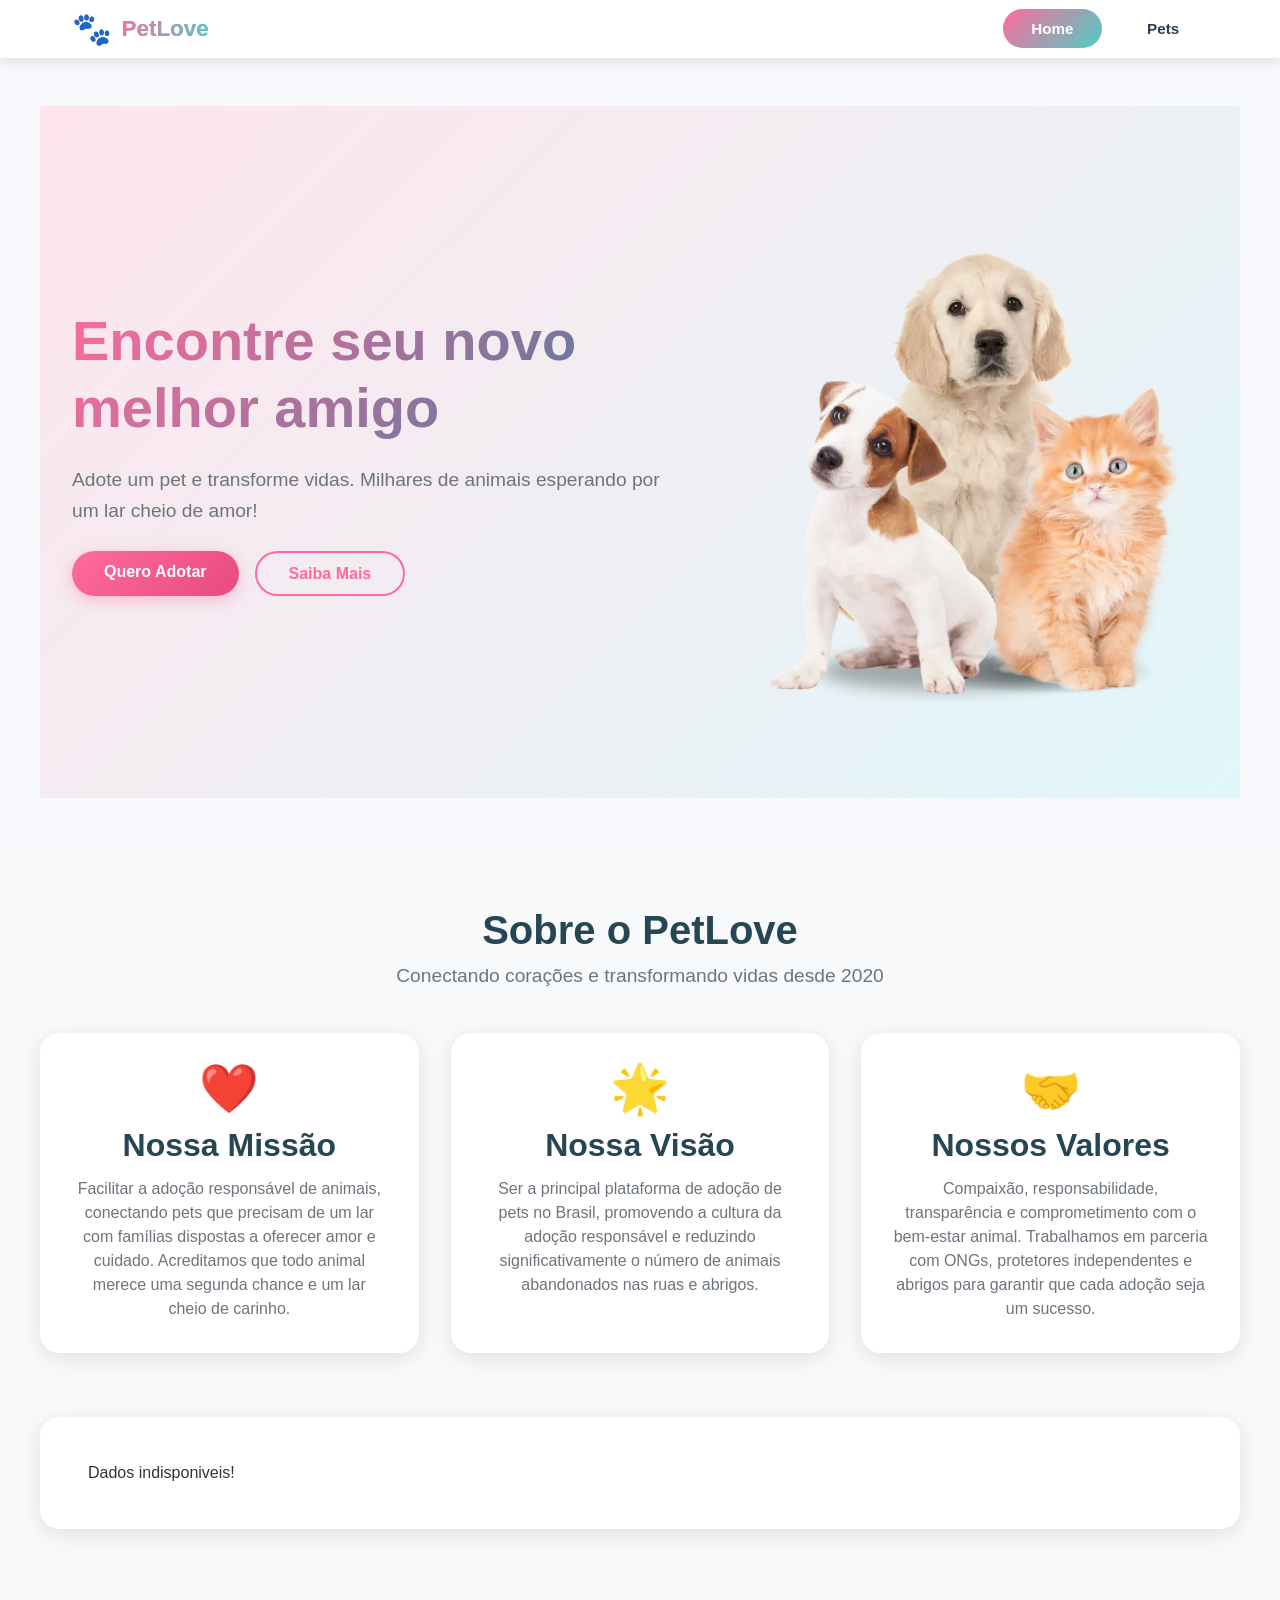
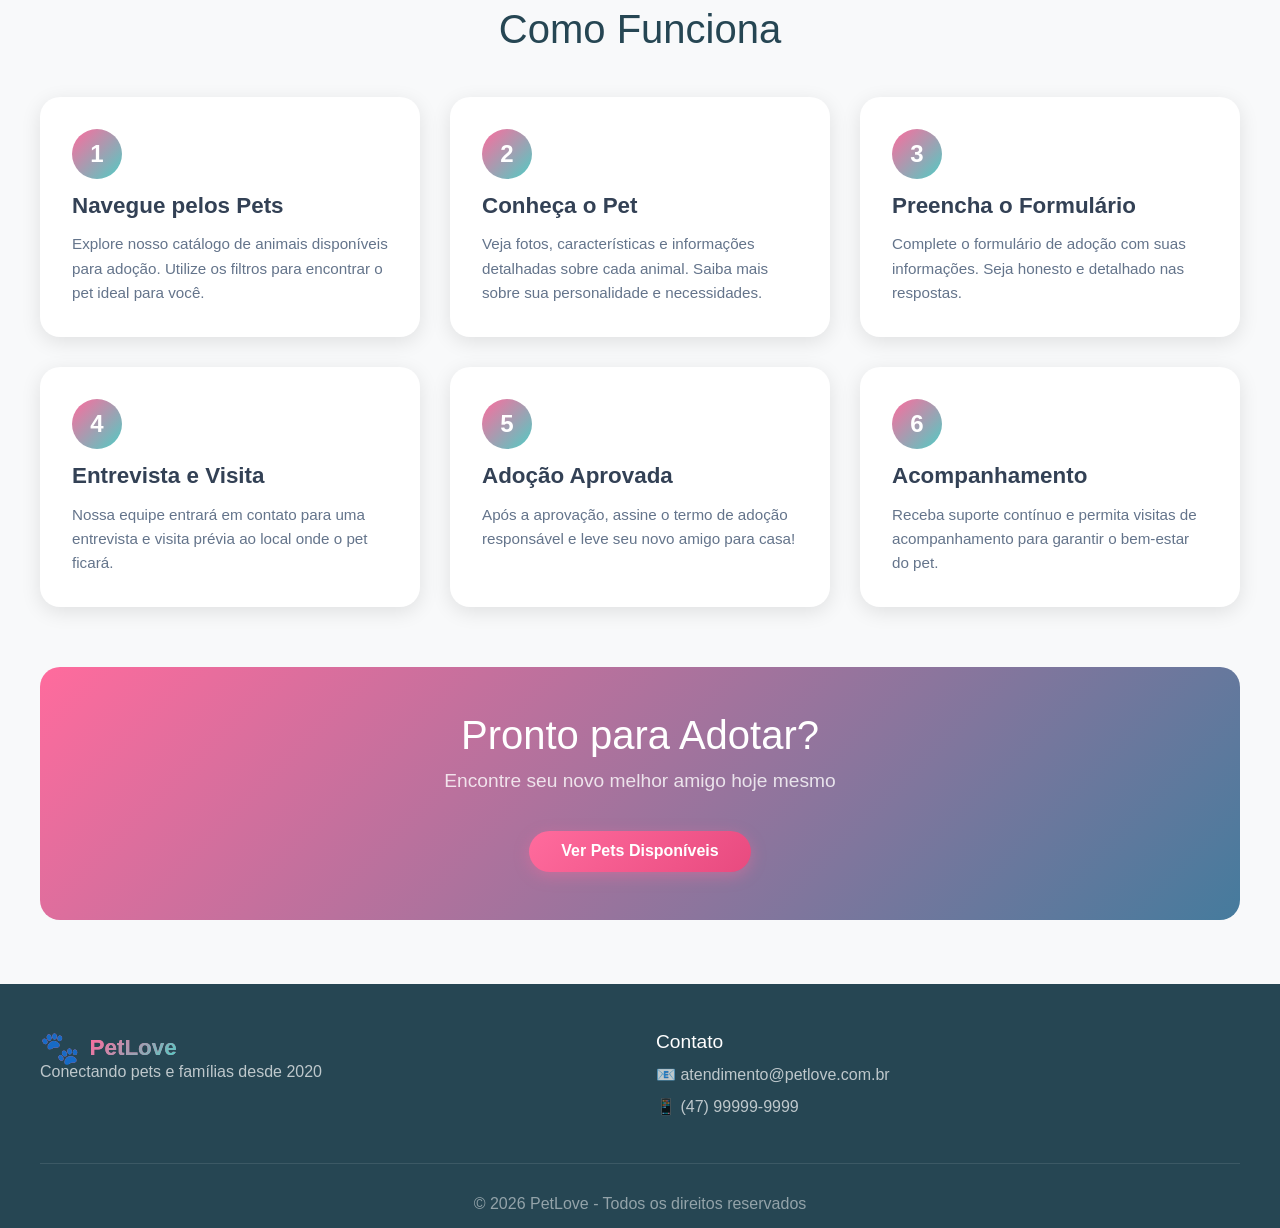
<file: index.html>
<!doctype html>
<html lang="pt-br">
  <head>
    <meta charset="UTF-8" />
    <meta name="viewport" content="width=device-width, initial-scale=1.0" />
    <title>Home</title>

    <link rel="stylesheet" href="styles/reset.css" />
    <link rel="stylesheet" href="styles/main.css" />
  </head>
  <body>
    <header class="header">
      <nav class="nav">
        <div class="logo">
          <span class="paw-icon">🐾</span>
          <span class="logo-text">PetLove</span>
        </div>
        <ul class="nav-menu">
          <li><a class="active" href="/">Home</a></li>
          <li><a href="pages/pets/pets.html">Pets</a></li>
        </ul>
      </nav>
    </header>

    <section class="hero">
      <div class="hero-content">
        <h1 class="hero-title">Encontre seu novo melhor amigo</h1>
        <p class="hero-subtitle">Adote um pet e transforme vidas. Milhares de animais esperando por um lar cheio de amor!</p>
        <div class="hero-buttons">
          <a class="btn btn-primary" href="/pets">Quero Adotar</a>
          <a class="btn btn-secondary" href="/pets">Saiba Mais</a>
        </div>
      </div>

      <div class="hero-image">
        <img src="assets/adoption-pets.webp" alt="pets" class="hero-pet-image">
      </div>
    </section>

    <section class="about-section" id="sobre">
      <div class="container">
        <div class="about-header">
          <h1 class="section-title">Sobre o PetLove</h1>
          <p class="section-subtitle">Conectando corações e transformando vidas desde 2020</p>
        </div>
        <div class="about-content">
          <div class="about-card">
            <div class="card-icon">❤️</div>
            <h3>Nossa Missão</h3>
            <p>
              Facilitar a adoção responsável de animais, conectando pets que
              precisam de um lar com famílias dispostas a oferecer amor e
              cuidado. Acreditamos que todo animal merece uma segunda chance e
              um lar cheio de carinho.
            </p>
          </div>
          <div class="about-card">
            <div class="card-icon">🌟</div>
              <h3>Nossa Visão</h3>
              <p>
                Ser a principal plataforma de adoção de pets no Brasil, promovendo
                a cultura da adoção responsável e reduzindo significativamente o
                número de animais abandonados nas ruas e abrigos.
              </p>
          </div>
          <div class="about-card">
            <div class="card-icon">🤝</div>
            <h3>Nossos Valores</h3>
            <p>
              Compaixão, responsabilidade, transparência e comprometimento com o
              bem-estar animal. Trabalhamos em parceria com ONGs, protetores
              independentes e abrigos para garantir que cada adoção seja um
              sucesso.
            </p>
          </div>
        </div>
        <div class="stats-about" id="stats-about">
          <div class="btn">Carregando...</div>
        </div>

        <div class="how-it-works">
          <h2>Como Funciona</h2>
          <div class="steps-grid">
            <div class="step-card">
              <div class="step-number">1</div>
              <h3>Navegue pelos Pets</h3>
              <p>Explore nosso catálogo de animais disponíveis para adoção. Utilize os filtros para encontrar o pet ideal para você.</p>
            </div>

            <div class="step-card">
              <div class="step-number">2</div>
              <h3>Conheça o Pet</h3>
              <p>Veja fotos, características e informações detalhadas sobre cada animal. Saiba mais sobre sua personalidade e necessidades.</p>
            </div>

            <div class="step-card">
              <div class="step-number">3</div>
              <h3>Preencha o Formulário</h3>
              <p>Complete o formulário de adoção com suas informações. Seja honesto e detalhado nas respostas.</p>
            </div>

            <div class="step-card">
              <div class="step-number">4</div>
              <h3>Entrevista e Visita</h3>
              <p>Nossa equipe entrará em contato para uma entrevista e visita prévia ao local onde o pet ficará.</p>
            </div>

            <div class="step-card">
              <div class="step-number">5</div>
              <h3>Adoção Aprovada</h3>
              <p>Após a aprovação, assine o termo de adoção responsável e leve seu novo amigo para casa!</p>
            </div>

            <div class="step-card">
              <div class="step-number">6</div>
              <h3>Acompanhamento</h3>
              <p>Receba suporte contínuo e permita visitas de acompanhamento para garantir o bem-estar do pet.</p>
            </div>
          </div>
        </div>
        <div class="cta-about">
          <h2>Pronto para Adotar?</h2>
          <p>Encontre seu novo melhor amigo hoje mesmo</p>
          <a class="btn btn-primary btn-large" href="">Ver Pets Disponíveis</a>
        </div>
      </div>
    </section>

    <footer>
      <div class="container">
        <div class="footer-content">
          <div class="footer-section">
            <div class="logo">
              <span class="paw-icon">🐾</span>
              <span class="logo-text">PetLove</span>
            </div>
            <p>Conectando pets e famílias desde 2020</p>
          </div>
          <div class="footer-section">
            <h4>Contato</h4>
            <p>📧 atendimento@petlove.com.br</p>
            <p>📱 (47) 99999-9999</p>
          </div>
        </div>
        <div class="footer-bottom">
          <p>© 2026 PetLove - Todos os direitos reservados</p>
        </div>
      </div>
    </footer>

    <script src="pages/home/home.js"></script>
  </body>
</html>
</file>
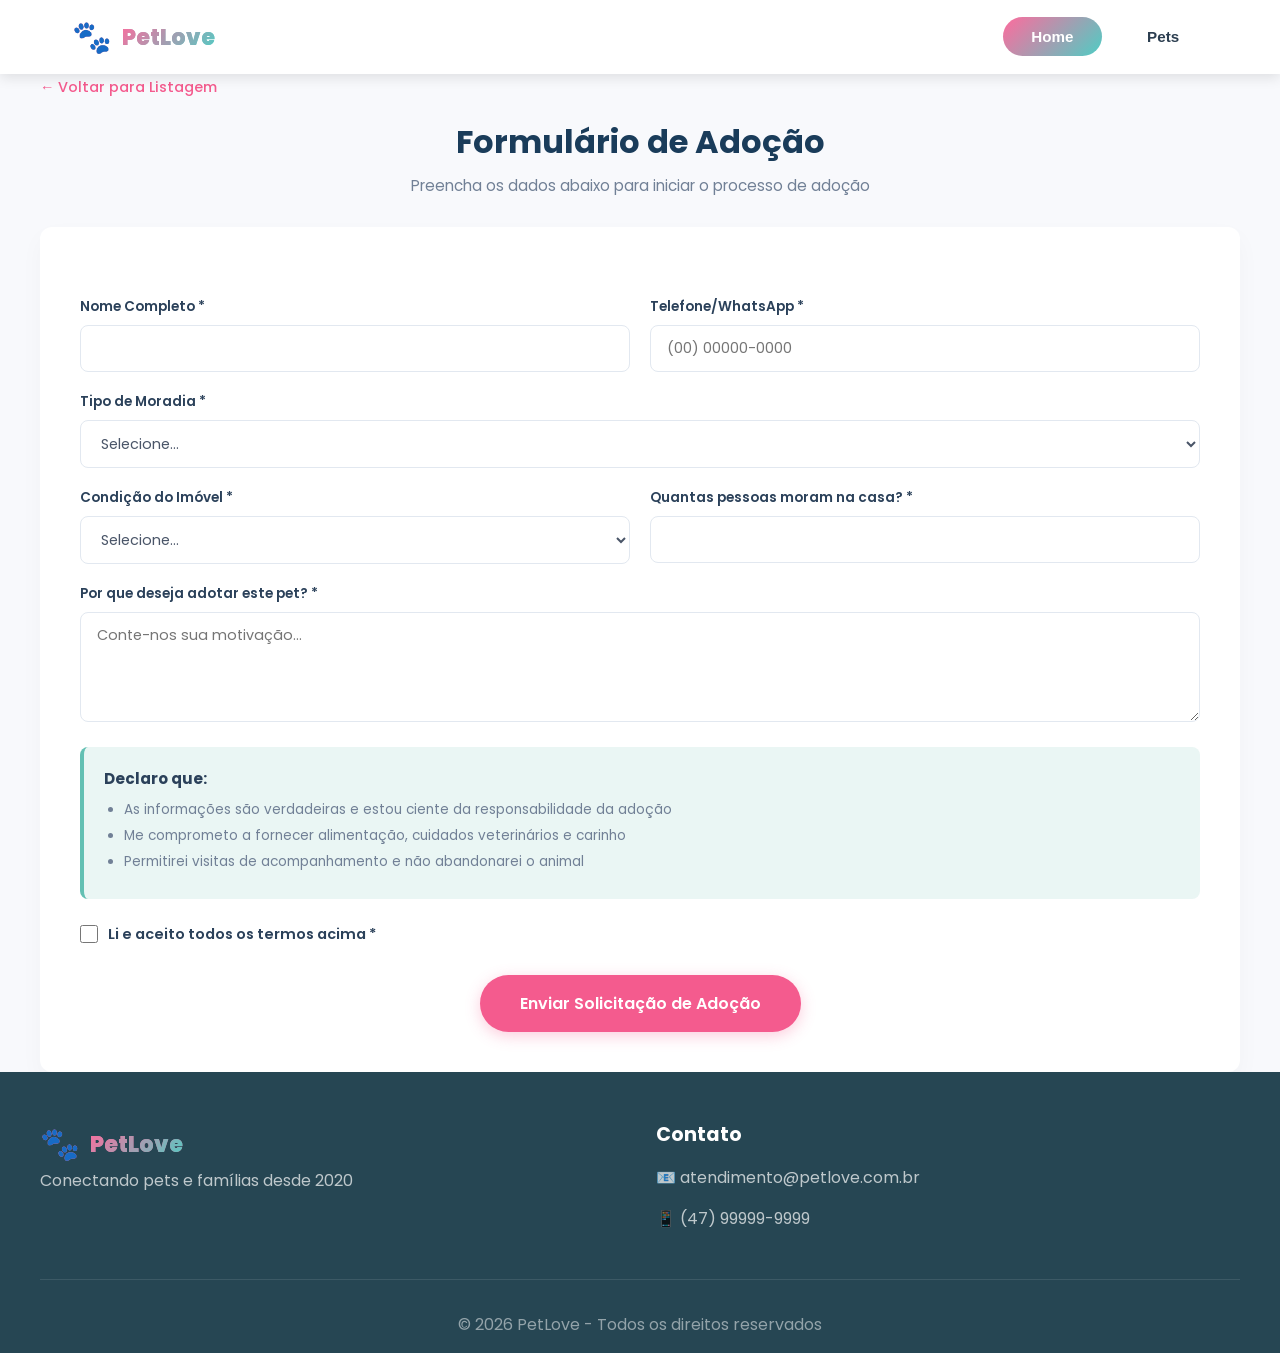
<file: pages/adocao/adocao.html>
<!DOCTYPE html>
<html lang="pt-BR">
<head>
    <meta charset="UTF-8">
    <meta name="viewport" content="width=device-width, initial-scale=1.0">
    <title>Formulário de Adoção</title>
    <link rel="stylesheet" href="../../styles/main.css">
    <link href="https://fonts.googleapis.com/css2?family=Poppins:wght@400;500;600;700&display=swap" rel="stylesheet">
</head>
<body>
    <header class="header" id="main-header">
    </header>
    
    <div class="container">
        <a href="../pets/pets.html" class="back-link">&larr; Voltar para Listagem</a>

        <div class="page-header">
            <h1>Formulário de Adoção</h1>
            <p>Preencha os dados abaixo para iniciar o processo de adoção</p>
        </div>

        <main class="form-card">
            <div class="pet-avatar-container" id="pet-avatar">
                
            </div>

            <form action="#">
                <div class="form-grid">
                    
                    <div class="input-group">
                        <label for="nome">Nome Completo *</label>
                        <input type="text" id="nome" required>
                    </div>
                    <div class="input-group">
                        <label for="telefone">Telefone/WhatsApp *</label>
                        <input type="tel" id="telefone" placeholder="(00) 00000-0000" required>
                    </div>

                    <div class="input-group full-width">
                        <label for="moradia">Tipo de Moradia *</label>
                        <select id="moradia" required>
                            <option value="" disabled selected>Selecione...</option>
                            <option value="casa">Casa</option>
                            <option value="apartamento">Apartamento</option>
                            <option value="chacara">Chácara/Sítio</option>
                        </select>
                    </div>

                    <div class="input-group">
                        <label for="condicao">Condição do Imóvel *</label>
                        <select id="condicao" required>
                            <option value="" disabled selected>Selecione...</option>
                            <option value="proprio">Próprio</option>
                            <option value="alugado">Alugado</option>
                        </select>
                    </div>
                    <div class="input-group">
                        <label for="pessoas">Quantas pessoas moram na casa? *</label>
                        <input type="number" id="pessoas" required>
                    </div>

                    <div class="input-group full-width">
                        <label for="motivacao">Por que deseja adotar este pet? *</label>
                        <textarea id="motivacao" rows="4" placeholder="Conte-nos sua motivação..." required></textarea>
                    </div>

                </div>

                <div class="declaration-box">
                    <strong>Declaro que:</strong>
                    <ul>
                        <li>As informações são verdadeiras e estou ciente da responsabilidade da adoção</li>
                        <li>Me comprometo a fornecer alimentação, cuidados veterinários e carinho</li>
                        <li>Permitirei visitas de acompanhamento e não abandonarei o animal</li>
                    </ul>
                </div>

                <div class="checkbox-group">
                    <input type="checkbox" id="termos" required>
                    <label for="termos">Li e aceito todos os termos acima *</label>
                </div>

                <div class="submit-container">
                    <button type="submit" class="submit-btn">Enviar Solicitação de Adoção</button>
                </div>
            </form>
        </main>
    </div>

    <div id="sucesso-modal" class="modal-overlay hidden">
        <div class="modal-content">
            <div class="modal-icon">🎉🐾</div>
            <h2>Adoção Solicitada!</h2>
            <p>Sua solicitação foi enviada com sucesso. Em breve nossa equipe entrará em contato com você pelo WhatsApp!</p>
            <button id="fechar-modal" class="submit-btn">Entendi</button>
        </div>
    </div>
    
    <footer class="footer" id="footer"></footer>

    <script src="../../scripts/rodape.js"></script>
    <script src="../../scripts/menu.js"></script>
    <script src="adocao.js"></script>
</body>
</html>
</file>
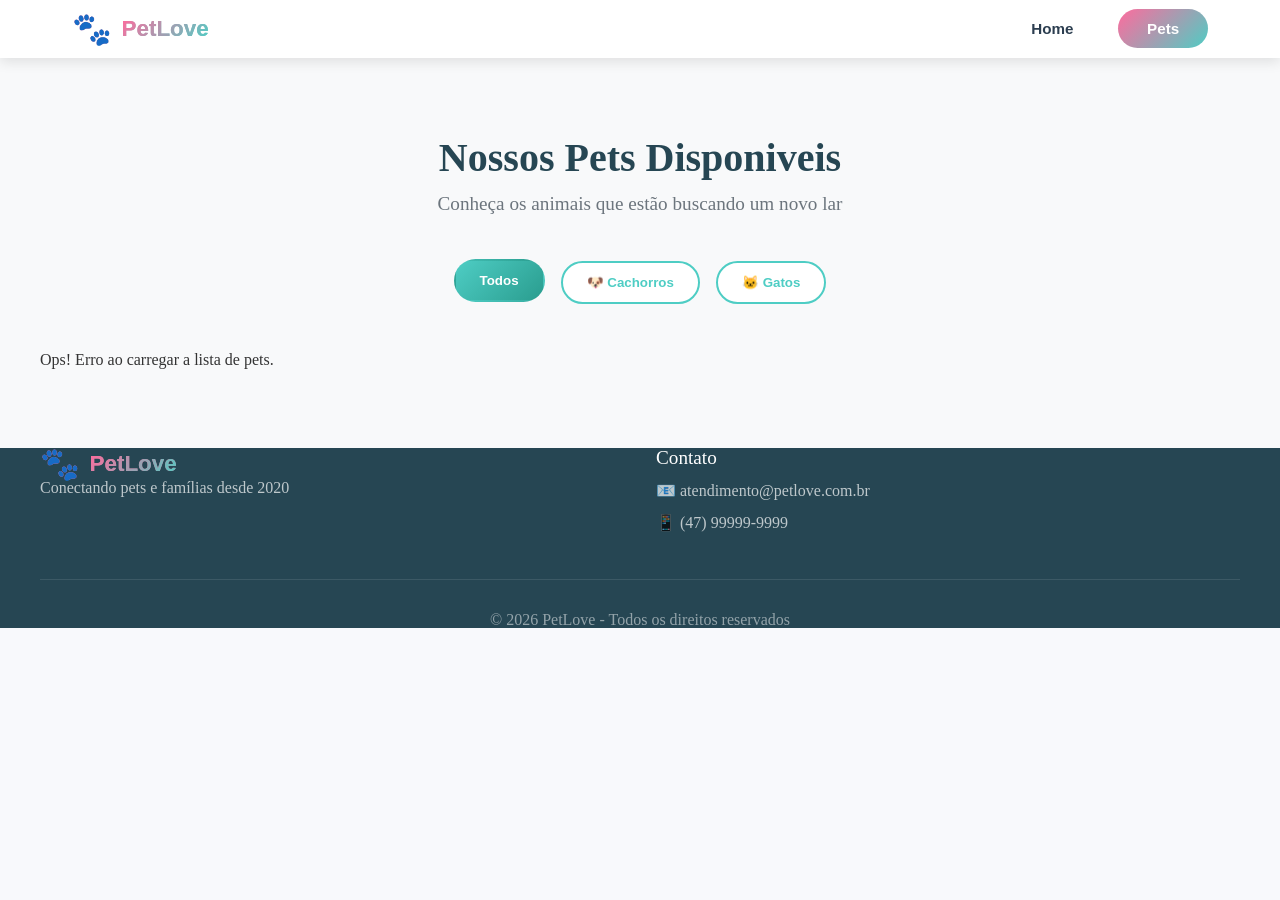
<file: pages/pets/pets.html>
<!doctype html>
<html lang="pt-br">
  <head>
    <meta charset="UTF-8" />
    <meta name="viewport" content="width=device-width, initial-scale=1.0" />
    <title>Pets</title>

    <link rel="stylesheet" href="../../styles/main.css" />
    <link rel="stylesheet" href="../../styles/reset.css" />
  </head>
  <body>
    <header class="header" id="main-header">
    </header>

    <section class="pets-section">
      <div class="container">
        <h2 class="section-title">Nossos Pets Disponiveis</h2>
        <p class="section-subtitle">Conheça os animais que estão buscando um novo lar</p>
        <div class="filters-pet">
          <button class="filter-btn active" data-filter="todos">Todos</button>
          <button class="filter-btn" data-filter="cachorro">
            🐶 Cachorros
          </button>
          <button class="filter-btn" data-filter="gato">🐱 Gatos</button>
        </div>
        <div id="pets-container" class="pets-grid">
        </div>
    </section>

    <footer class="footer" id="footer"></footer>
    <script src="pets.js"></script>
    <script src="../../scripts/rodape.js"></script>
    <script src="../../scripts/menu.js"></script>
  </body>
</html>
</file>
<file: styles/main.css>
:root {
    --primary-color: #ff6b9d;
    --primary-dark: #e84a7f;
    --secondary-color: #4ecdc4;
    --secondary-dark: #3bafaa;
    --accent-color: #ffe66d;
    --accent-dark: #ffd93d;
    --purple: #a8dadc;
    --purple-dark: #457b9d;
    --orange: #f4a261;
    --green: #2a9d8f;
    --dark: #264653;
    --text-dark: #2c3e50;
    --text-light: #6c757d;
    --bg-light: #f8f9fa;
    --white: #ffffff;
    --shadow: rgba(0, 0, 0, 0.1);
    --shadow-lg: rgba(0, 0, 0, 0.15);
}

a {
    text-decoration: none;
}

.header {
    background: var(--white);
    box-shadow: 0 4px 12px var(--shadow);
    position: sticky;
    top: 0;
    z-index: 1000;
}

.nav {
    max-width: 1200px;
    margin: 0 auto;
    display: flex;
    align-items: center;
    justify-content: space-between;
    padding: 0.8rem 2rem;
}

.logo {
    display: flex;
    align-items: center;
    gap: 0.6rem;
    font-weight: 800;
    font-size: 1.6rem;
    background: linear-gradient(to right, var(--primary-color), var(--secondary-color));
    -webkit-background-clip: text;
    font-family: sans-serif;
}

.logo-text {
    font-size: 1.4rem;
    background: linear-gradient(135deg, var(--primary-color), var(--secondary-color));
    -webkit-background-clip: text;
    -webkit-text-fill-color: transparent;
    background-clip: text;
}

.paw-icon {
    font-size: 2rem;
    display: inline-block;
    animation: bounce 2s infinite;
}

.nav-menu {
    display: flex;
    align-items: center;
    gap: 1rem;
    list-style: none;
    margin: 0;
    padding: 0;
}

.nav-menu a {
    text-decoration: none;
    color: var(--text-dark);
    font-weight: 600;
    padding: 0.7rem 1.8rem;
    border-radius: 50px;
    transition: all 0.3s ease;
    font-family: sans-serif;
    font-size: 0.95rem;
}

.nav-menu a.active {
    background: linear-gradient(135deg, var(--primary-color), var(--secondary-color));
    color: var(--white);
}

.nav-menu a:not(.active):hover {
    background: linear-gradient(135deg, var(--primary-color), var(--secondary-color));
    color: var(--white);
    transform: translateY(-2px);
}

@keyframes bounce {
    0% {
        transform: translate(0, 0) rotate(0deg);
    }
    25% {
        transform: translate(2px, -3px) rotate(5deg);
    }
    50% {
        transform: translate(-1px, -5px) rotate(-3deg);
    }
    75% {
        transform: translate(-2px, -2px) rotate(2deg);
    }
    100% {
        transform: translate(0, 0) rotate(0deg);
    }
}

/* Section informações dos pets */

.hero {
    background: linear-gradient(135deg, #ffe5ec 0%, #e0f7fa 100%);
    padding: 6rem 2rem;
    display: flex;
    align-items: center;
    justify-content: space-between;
    max-width: 1200px;
    margin: 3rem auto 3rem auto;
    gap: 3rem;
    min-height: 500px;
}

.hero-content {
    flex: 1;
    animation: fadeInLeft 1s ease;
    display: flex;
    flex-direction: column;
    justify-content: center;
}

.hero-title {
    font-size: 3.5rem;
    font-weight: 800;
    margin-bottom: 1.5rem;
    line-height: 1.2;
    background: linear-gradient(135deg, var(--primary-color), var(--purple-dark));
    -webkit-background-clip: text;
    -webkit-text-fill-color: transparent;
    background-clip: text;
}

.hero-subtitle {
    font-size: 1.2rem;
    color: var(--text-light);
    box-sizing: border-box;
    margin-bottom: 1.5rem;
    line-height: 1.6;
    max-width: 600px;
}

.hero-buttons {
    display: flex;
    gap: 1rem;
    flex-wrap: wrap;
}

.btn {
    padding: 0.8rem 2rem;
    border-radius: 50px;
    font-weight: 600;
    font-size: 1rem;
    border: none;
    cursor: pointer;
    transition: all 0.3s ease;
    display: inline-block;
    text-align: center;
}

.btn-primary {
    background: linear-gradient(135deg, var(--primary-color), var(--primary-dark));
    color: var(--white);
    box-shadow: 0 4px 15px rgba(255, 107, 157, 0.4);
}

.btn-primary:hover {
    transform: translateY(-3px);
    box-shadow: 0 6px 20px rgba(255, 107, 157, 0.6);
}

.btn-secondary {
    background: transparent;
    color: var(--primary-color);
    border: 2px solid var(--primary-color);
}

.btn-secondary:hover {
    background: var(--primary-color);
    box-shadow: 0 6px 20px rgba(255, 107, 157, 0.6);
    color: var(--white);
    transform: translateY(-3px);
}

.hero-image {
    display: flex;
    justify-content: center;
    animation: fadeInRight 1s ease;
}

.hero-pet-image {
    width: 100%;
    max-width: 500px;
    height: auto;
    border-radius: 20px;
    object-fit: cover;
}

@keyframes fadeInLeft {
    from {
        opacity: 0;
        transform: translateX(-30px);
    }
    to {
        opacity: 1;
        transform: translateX(0);
    }
}

@keyframes fadeInRight {
    from {
        opacity: 0;
        transform: translateX(30px);
    }
    to {
        opacity: 1;
        transform: translateX(0);
    }
}

/* Section sobre */

.about-section {
    padding: 4rem 2rem;
    background: var(--bg-light);
    min-height: 100vh;
}

.container {
    max-width: 1200px;
    margin: 0 auto;
}

.about-header {
    text-align: center;
    margin-bottom: 3 rem;
}

.section-title {
    font-size: 2.5rem;
    font-weight: 700;
    text-align: center;
    margin-bottom: 1rem;
    color: var(--dark);
}

.section-subtitle {
    text-align: center;
    color: var(--text-light);
    font-size: 1.2rem;
    margin-bottom: 3rem;
}

.about-content {
    display: grid;
    grid-template-columns: repeat(auto-fit, minmax(300px, 1fr));
    gap: 2rem;
    margin-bottom: 4rem;
}

.about-card {
    background: var(--white);
    padding: 2rem;
    border-radius: 20px;
    box-shadow: 0 5px 20px var(--shadow);
    text-align: center;
    transition: all 0.3s ease;
}
.about-card h3 {
    font-size: 2rem;
    font-weight: 700;
    margin-bottom: 1rem;
    color: var(--dark);
}

.about-card p {
    font-size: 1rem;
    color: var(--text-light);
    line-height: 1.5;
}

.about-card:hover {
    transform: translateY(-10px);

}

.card-icon {
    font-size: 3rem;
    margin-bottom: 1rem;
}

/* Stats css */

.stats-about {
    display: grid;
    grid-template-columns: repeat(auto-fit, minmax(200px, 1fr));
    gap: 2rem;
    margin-bottom: 4rem;
    padding: 3rem;
    background: var(--white);
    border-radius: 20px;
    box-shadow: 0 5px 20px var(--shadow);
}

.stat-about-item {
    text-align: center;
}

.stat-about-number {
    font-size: 2.5rem;
    font-weight: 700;
    background: linear-gradient(135deg, var(--primary-color), var(--secondary-color));
    -webkit-background-clip: text;
    -webkit-text-fill-color: transparent;
    background-clip: text;
    margin-bottom: 0.5rem;
}

.stat-about-label {
    color: var(--text-light);
    font-size: 1rem;
}


/* Como funciona */

.how-it-works {
  margin-top: 80px;
  padding-bottom: 60px;
}

.how-it-works h2 {
    text-align: center;
    font-size: 2.5rem;
    margin-bottom: 3rem;
    color: var(--dark);
}

.steps-grid {
  display: grid;
  grid-template-columns: repeat(auto-fit, minmax(300px, 1fr));
  gap: 30px;
}

.step-card {
    background: var(--white);
    padding: 2rem;
    border-radius: 20px;
    box-shadow: 0 5px 20px var(--shadow);
    transition: transform 0.3s ease;
}

.step-card:hover {
  transform: translateY(-10px);
  box-shadow: 0 20px 40px rgba(0, 0, 0, 0.1);
}

.step-number {
    width: 50px;
    height: 50px;
    border-radius: 50%;
    background: linear-gradient(135deg, var(--primary-color), var(--secondary-color));
    color: var(--white);
    display: flex;
    align-items: center;
    justify-content: center;
    font-size: 1.5rem;
    font-weight: 700;
    margin-bottom: 1rem;
}

.step-card h3 {
  color: #334155;
  font-size: 1.4rem;
  margin-bottom: 15px;
  font-weight: 700;
}

.step-card p {
  color: #64748b;
  line-height: 1.6;
  font-size: 0.95rem;
}

@media (max-width: 768px) {
  .steps-grid {
    grid-template-columns: 1fr;
  }
}

/* cta about */

.cta-about {
    text-align: center;
    padding: 3rem;
    background: linear-gradient(135deg, var(--primary-color), var(--purple-dark));
    border-radius: 20px;
    color: var(--white);
}

.cta-about h2 {
    font-size: 2.5rem;
    margin-bottom: 1rem;
}

.cta-about p {
    font-size: 1.2rem;
    margin-bottom: 2.5rem;
    opacity: 0.8;
}


/* footer */

footer {
    background: var(--dark);
    color: var(--white);
    padding: 3rem 2rem 1rem;
}

.footer-content {
    max-width: 1200px;
    margin: 0 auto;
    display: grid;
    grid-template-columns: repeat(auto-fit, minmax(250px, 1fr));
    gap: 2rem;
    margin-bottom: 2rem;
}

.logo-text {
    background: linear-gradient(135deg, var(--primary-color), var(--secondary-color));
    -webkit-background-clip: text;
    -webkit-text-fill-color: transparent;
    background-clip: text;
}

.footer-bottom {
    text-align: center;
    padding-top: 2rem;
    border-top: 1px solid rgba(255, 255, 255, 0.1);
    color: rgba(255, 255, 255, 0.5);
}

.footer-section h4 {
    margin-bottom: 1rem;
    font-size: 1.2rem;
}

.footer-section p, .footer-section li {
    color: rgba(255, 255, 255, 0.7);
    margin-bottom: 1rem;
}

.pets-section {
    padding: 5rem 2rem;
    background: var(--bg-light)
}

.filters-pet {
    display: flex;
    justify-content: center;
    gap: 1rem;
    margin-bottom: 3rem;
    flex-wrap: wrap;
}

.filter-btn:hover, .filter-btn.active {
    background: linear-gradient(135deg, var(--secondary-color), var(--green));
    color: var(--white);
    border-color: transparent;
    transform: translateY(-2px);
}

.filter-btn {
    padding: 0.75rem 1.5rem;
    border: 2px solid var(--secondary-color);
    background: var(--white);
    color: var(--secondary-color);
    border-radius: 50px;
    font-weight: 600;
    cursor: pointer;
    transition: all 0.3s ease;
}

.pets-grid {
    display: grid;
    grid-template-columns: repeat(auto-fill, minmax(280px, 1fr));
    gap: 2rem;
}

@media (max-width: 768px) {
    .pets-grid {
        grid-template-columns: 1fr;
    }
}

.pet-card {
    background: var(--white);
    border-radius: 20px;
    overflow: hidden;
    box-shadow: 0 5px 20px var(--shadow);
    transition: all 0.3s ease;
    cursor: pointer;
}

.pet-card:hover {
    border-color: transparent;
    transform: translateY(-20px);
    box-shadow: 0 100px 100px var(--primary-color);
}

.pet-info {
    padding: 1.5rem;
}

.pet-name {
    font-size: 1.5rem;
    font-weight: 700;
    margin-bottom: 0.5rem;
    color: var(--dark);
}

.pet-breed {
    color: var(--text-light);
    margin-bottom: 0.75rem;
    font-size: 0.9rem;
}

.pet-image {
    width: 100%;
    height: 250px;
    overflow: hidden;
}
.pet-image img {
    width: 100%;
    height: 100%;
    object-fit: cover;
    transition: transform 0.3s ease;
}


.pet-info .pet-description {
    color: var(--text-light);
    font-size: 0.9rem;
    margin-bottom: 1rem;
    line-height: 1.5;
}

.pet-details {
    display: flex;
    gap: 0.75rem;
    margin-bottom: 1.5rem;
    flex-wrap: wrap;
}

.detail-item {
    font-size: 0.875rem;
    color: var(--text-light);
    background: var(--bg-light);
    padding: 0.375rem 0.75rem;
    border-radius: 15px;
}

.btn-view-pet {
    display: block;
    width: 100%;
    padding: 0.875rem;
    background: linear-gradient(135deg, var(--orange), var(--accent-color));
    color: var(--dark);
    text-align: center;
    border-radius: 15px;
    font-weight: 600;
    transition: all 0.3s ease;
}

.btn-view-pet:hover {
    border-color: transparent;
    transform: translateY(-5px);
    box-shadow: 0 5px 10px var(--bg-light);
}


/* --- Reset Básico --- */
* {
    margin: 0;
    padding: 0;
    box-sizing: border-box;
    font-family: 'Poppins', sans-serif;
}

body {
    font-family: 'Poppins', sans-serif;
    background-color: #f8f9fc;
    color: #333;
}

/* .container {
    width: 100%;
    max-width: 800px;
} */

/* --- Cabeçalho e Link --- */
.back-link {
    display: inline-block;
    color: #f45b8e; /* Rosa do botão */
    text-decoration: none;
    font-weight: 500;
    font-size: 0.9rem;
    margin-bottom: 20px;
    transition: color 0.3s ease, transform 0.3s ease;
}

.back-link:hover {
    color: #d13a6d;
    transform: translateX(-5px); /* Efeito de seta movendo */
}

.page-header {
    text-align: center;
    margin-bottom: 30px;
}

.page-header h1 {
    color: #1a3c5a; /* Azul escuro */
    font-size: 2rem;
    font-weight: 700;
    margin-bottom: 8px;
}

.page-header p {
    color: #718096;
    font-size: 0.95rem;
}

/* --- Cartão Branco --- */
.form-card {
    background-color: #ffffff;
    border-radius: 12px;
    padding: 40px;
    box-shadow: 0 10px 25px rgba(0, 0, 0, 0.03); /* Sombra bem suave */
}

/* --- Foto do Pet --- */
.pet-avatar-container {
    text-align: center;
    margin-bottom: 30px;
}

.pet-avatar {
    width: 90px;
    height: 90px;
    border-radius: 50%;
    object-fit: cover;
    box-shadow: 0 4px 10px rgba(0,0,0,0.1);
}

/* --- Grid do Formulário --- */
.form-grid {
    display: grid;
    grid-template-columns: 1fr 1fr; /* Duas colunas iguais */
    gap: 20px;
    margin-bottom: 25px;
}

.full-width {
    grid-column: span 2; /* Ocupa as duas colunas inteiras */
}

/* --- Inputs e Labels --- */
.input-group {
    display: flex;
    flex-direction: column;
}

.input-group label {
    font-size: 0.85rem;
    font-weight: 600;
    color: #2b415a; /* Azul escuro */
    margin-bottom: 8px;
}

.input-group input,
.input-group select,
.input-group textarea {
    padding: 12px 16px;
    border: 1px solid #e2e8f0;
    border-radius: 8px;
    font-size: 0.9rem;
    color: #4a5568;
    background-color: #fff;
    outline: none;
    transition: all 0.3s ease;
}

/* Efeito de Focus/Hover nos Inputs */
.input-group input:hover,
.input-group select:hover,
.input-group textarea:hover,
.input-group input:focus,
.input-group select:focus,
.input-group textarea:focus {
    border-color: #f45b8e; /* Fica rosa ao focar */
    box-shadow: 0 0 0 3px rgba(244, 91, 142, 0.1);
}

/* --- Caixa de Declaração --- */
.declaration-box {
    background-color: #eaf6f4; /* Fundo verde água bem claro */
    border-left: 4px solid #63c0b3; /* Borda lateral mais escura */
    padding: 20px;
    border-radius: 8px;
    margin-bottom: 25px;
}

.declaration-box strong {
    color: #2b415a;
    display: block;
    margin-bottom: 10px;
    font-size: 0.95rem;
}

.declaration-box ul {
    list-style-position: outside;
    margin-left: 20px;
}

.declaration-box li {
    font-size: 0.85rem;
    color: #718096;
    margin-bottom: 6px;
    line-height: 1.5;
}

/* --- Checkbox de Termos --- */
.checkbox-group {
    display: flex;
    align-items: center;
    gap: 10px;
    margin-bottom: 30px;
}

.checkbox-group input[type="checkbox"] {
    width: 18px;
    height: 18px;
    cursor: pointer;
    accent-color: #f45b8e; /* Muda a cor nativa do checkbox para o rosa do tema */
}

.checkbox-group label {
    font-size: 0.9rem;
    font-weight: 600;
    color: #2b415a;
    cursor: pointer;
}

/* --- Botão Enviar --- */
.submit-container {
    text-align: center;
}

.submit-btn {
    background-color: #f45b8e; /* Rosa base */
    color: white;
    border: none;
    padding: 16px 40px;
    font-size: 1rem;
    font-weight: 600;
    border-radius: 50px; /* Deixa ele redondinho */
    cursor: pointer;
    transition: all 0.3s ease;
    box-shadow: 0 4px 15px rgba(244, 91, 142, 0.3);
}

/* Efeito Hover do Botão */
.submit-btn:hover {
    background-color: #d13a6d; /* Escurece um pouco */
    transform: translateY(-2px); /* Botão "sobe" um pouquinho */
    box-shadow: 0 6px 20px rgba(244, 91, 142, 0.4); /* Sombra aumenta */
}

/* --- Responsividade (Para Celular) --- */
@media (max-width: 650px) {
    .form-grid {
        grid-template-columns: 1fr; /* Passa a ser só 1 coluna em telas pequenas */
    }
    .full-width {
        grid-column: span 1;
    }
    .form-card {
        padding: 25px 20px; /* Reduz o padding interno no celular */
    }
}

.modal-overlay {
    position: fixed;
    top: 0;
    left: 0;
    width: 100%;
    height: 100%;
    background-color: rgba(0, 0, 0, 0.6);
    display: flex;
    justify-content: center;
    align-items: center;
    z-index: 1000;
}

.hidden {
    display: none !important;
}

.modal-content {
    background-color: white;
    padding: 30px;
    border-radius: 12px;
    text-align: center;
    max-width: 400px;
    width: 90%;
    box-shadow: 0px 10px 30px rgba(0, 0, 0, 0.2);
}

.modal-icon {
    font-size: 40px;
    margin-bottom: 15px;
}

.modal-content h2 {
    color: #333;
    margin-bottom: 10px;
}

.modal-content p {
    color: #666;
    margin-bottom: 20px;
    line-height: 1.5;
}
</file>
